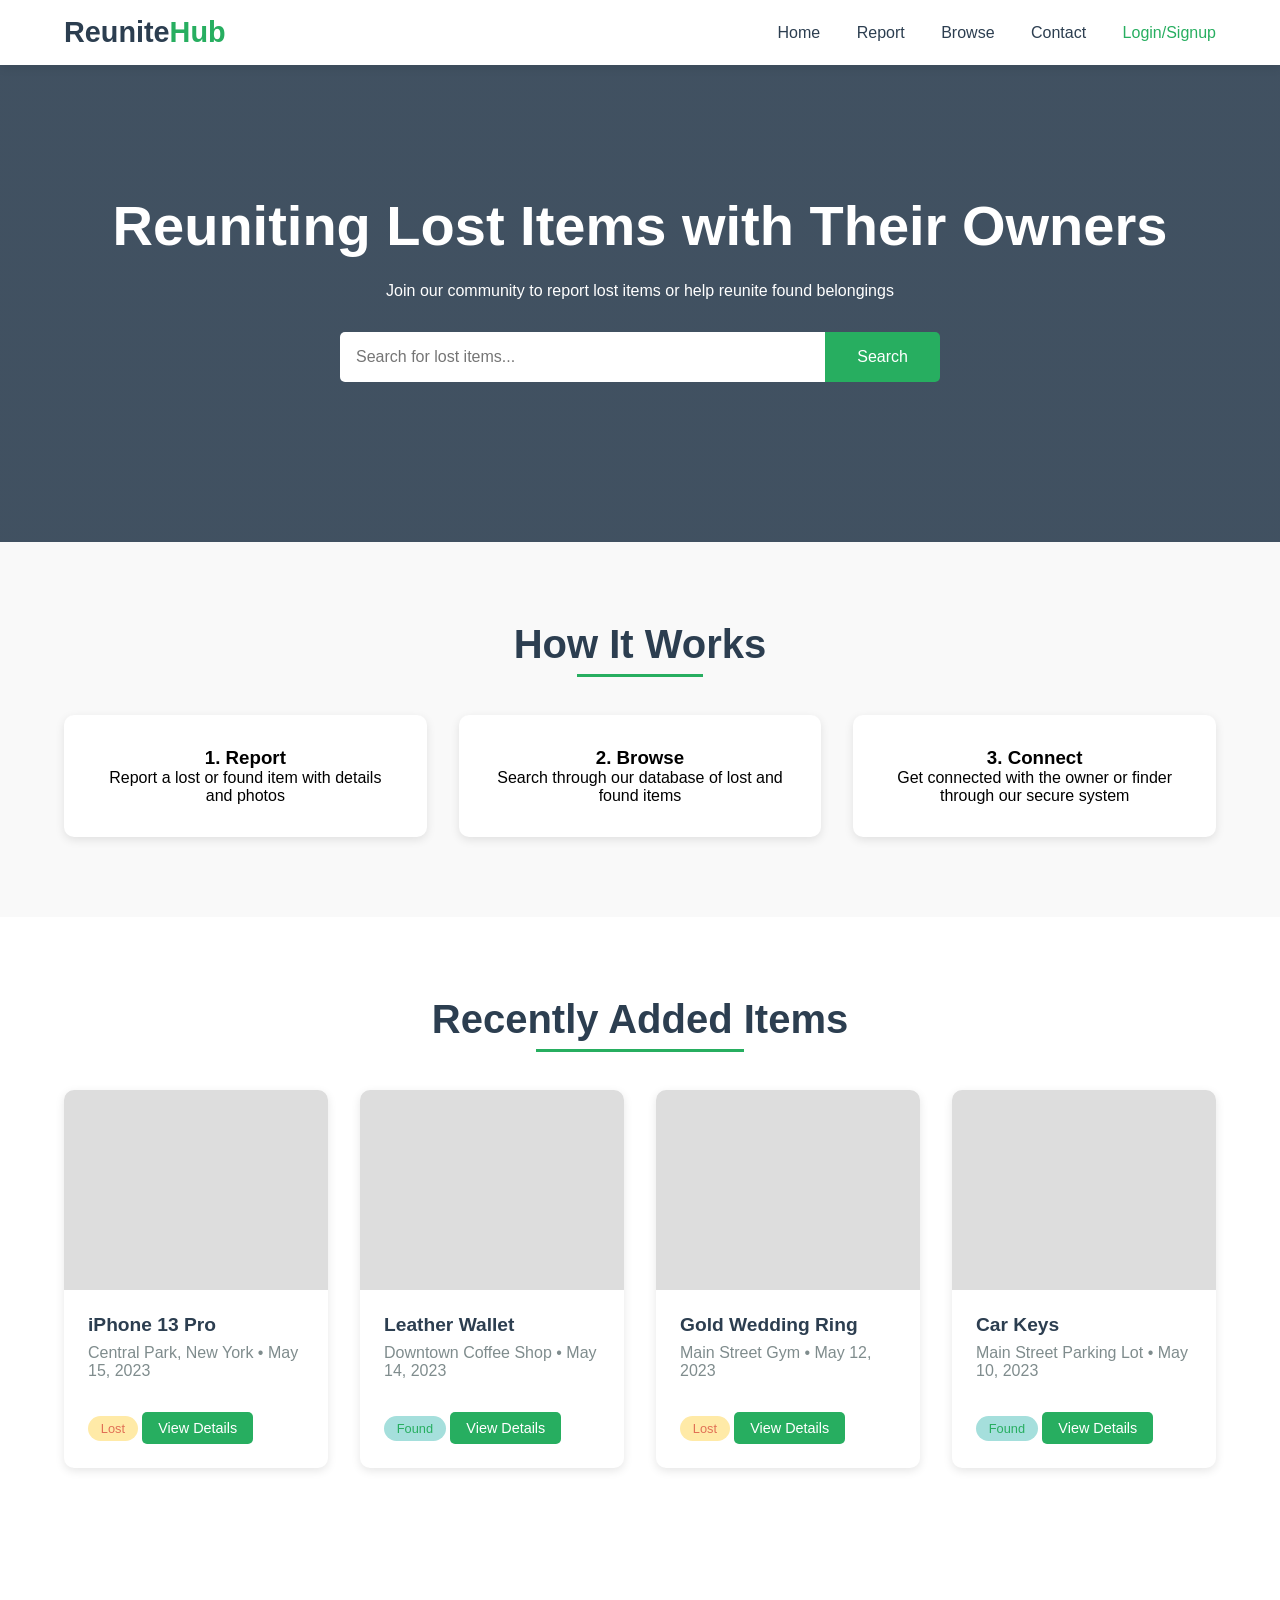
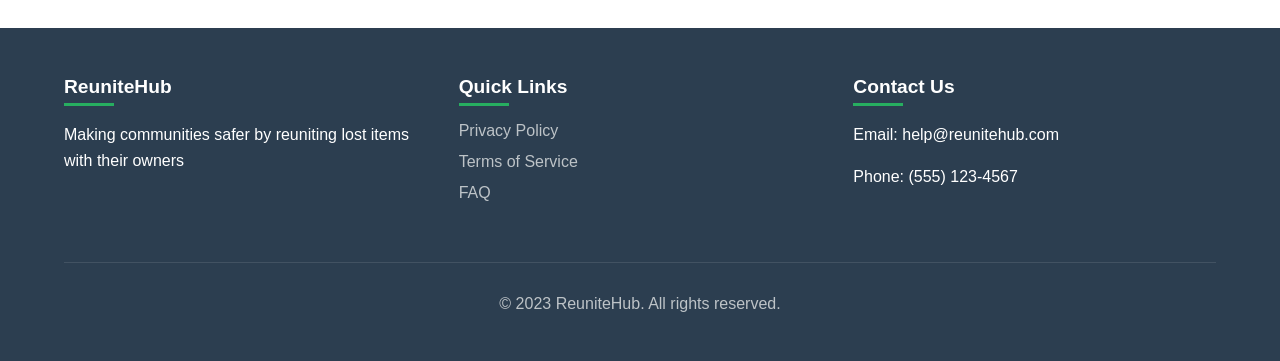
<file: index.html>
<!DOCTYPE html>
<html lang="en">
<head>
    <meta charset="UTF-8">
    <meta name="viewport" content="width=device-width, initial-scale=1.0">
    <title>ReuniteHub | Lost & Found Community</title>
    <link rel="stylesheet" href="style.css">
    <style>
       
    </style>
</head>
<body>
    <!-- Navigation -->
    <nav class="navbar">
        <a href="index.html" class="logo">Reunite<span>Hub</span></a>
        <div class="nav-links">
            <a href="#home">Home</a>
            <a href="#" id="reportLink">Report</a>
            <a href="#" id="browseLink">Browse</a>
            <a href="index1.html">Contact</a>
            <a href="signup.html" style="color: #27ae60;">Login/Signup</a>
        </div>
    </nav>

    <!-- Hero Section -->
    <section class="hero" id="home">
        <h1>Reuniting Lost Items with Their Owners</h1>
        <p>Join our community to report lost items or help reunite found belongings</p>
        <div class="search-bar">
            <input type="text" class="search-input" id="mainSearch" placeholder="Search for lost items...">
            <button class="search-btn" id="mainSearchBtn"><i class="fas fa-search"></i> Search</button>
        </div>
    </section>

    <!-- How It Works -->
    <section class="steps">
        <div class="section-title">
            <h2>How It Works</h2>
        </div>
        <div class="steps-grid">
            <div class="step-card">
                <i class="fas fa-bullhorn step-icon"></i>
                <h3>1. Report</h3>
                <p>Report a lost or found item with details and photos</p>
            </div>
            <div class="step-card">
                <i class="fas fa-search step-icon"></i>
                <h3>2. Browse</h3>
                <p>Search through our database of lost and found items</p>
            </div>
            <div class="step-card">
                <i class="fas fa-handshake step-icon"></i>
                <h3>3. Connect</h3>
                <p>Get connected with the owner or finder through our secure system</p>
            </div>
        </div>
    </section>

    <!-- Recent Items -->
    <section class="recent-items" id="recentItems">
        <div class="section-title">
            <h2>Recently Added Items</h2>
        </div>
        <div class="items-grid" id="itemsGrid">
            <!-- Items will be dynamically added here -->
        </div>
    </section>

    <!-- Search Results -->
    <section class="search-results" id="searchResults" style="display: none;">
        <div class="section-title">
            <h2>Search Results</h2>
        </div>
        <div class="items-grid" id="searchResultsGrid">
            <!-- Search results will be dynamically added here -->
        </div>
        <div class="no-results" id="noResults" style="display: none;">
            <h3>No items found matching your search</h3>
            <p>Try different keywords or report a new item</p>
        </div>
    </section>

    <!-- Report Modal -->
    <div class="modal" id="reportModal">
        <div class="modal-content">
            <span class="close-btn" id="closeReportModal">&times;</span>
            <h2>Report Lost or Found Item</h2>
            <div class="tabs">
                <button class="tab-btn active" data-tab="lost">I Lost Something</button>
                <button class="tab-btn" data-tab="found">I Found Something</button>
            </div>
            
            <div class="tab-content active" id="lost-tab">
                <form id="lostForm">
                    <div class="form-group">
                        <label for="lostItemName">Item Name *</label>
                        <input type="text" id="lostItemName" required>
                    </div>
                    <div class="form-group">
                        <label for="lostCategory">Category *</label>
                        <select id="lostCategory" required>
                            <option value="">Select a category</option>
                            <option value="electronics">Electronics</option>
                            <option value="jewelry">Jewelry</option>
                            <option value="documents">Documents</option>
                            <option value="clothing">Clothing</option>
                            <option value="keys">Keys</option>
                            <option value="wallet">Wallet/Purse</option>
                            <option value="other">Other</option>
                        </select>
                    </div>
                    <div class="form-group">
                        <label for="lostLocation">Location Lost *</label>
                        <input type="text" id="lostLocation" required>
                    </div>
                    <div class="form-group">
                        <label for="lostDate">Date Lost *</label>
                        <input type="date" id="lostDate" required>
                    </div>
                    <div class="form-group">
                        <label for="lostDescription">Description *</label>
                        <textarea id="lostDescription" required></textarea>
                    </div>
                    
                    <!-- Image Upload Section for Lost Items -->
                    <div class="form-group">
                        <label>Upload Item Photo *</label>
                        <div class="image-upload-container" id="lostImageUploadContainer" onclick="document.getElementById('lostImageInput').click()">
                            <input type="file" id="lostImageInput" class="image-upload-input" accept="image/*" required>
                            <div class="upload-content" id="lostUploadContent">
                                <i class="fas fa-cloud-upload-alt upload-icon"></i>
                                <p class="upload-text">Click to upload or drag and drop</p>
                                <p class="upload-text" style="font-size: 0.8rem; margin-top: 0.5rem;">Supported formats: JPG, PNG, GIF</p>
                            </div>
                            <img id="lostImagePreview" class="upload-preview" alt="Preview">
                            <button type="button" class="change-image-btn" id="lostChangeImageBtn" onclick="changeImage('lost')">Change Image</button>
                        </div>
                    </div>

                    <div class="form-group">
                        <label for="lostContact">Your Contact Information *</label>
                        <input type="text" id="lostContact" placeholder="Email or phone number" required>
                    </div>
                    <button type="submit" class="submit-btn">Report Lost Item</button>
                </form>
            </div>
            
            <div class="tab-content" id="found-tab">
                <form id="foundForm">
                    <div class="form-group">
                        <label for="foundItemName">Item Name *</label>
                        <input type="text" id="foundItemName" required>
                    </div>
                    <div class="form-group">
                        <label for="foundCategory">Category *</label>
                        <select id="foundCategory" required>
                            <option value="">Select a category</option>
                            <option value="electronics">Electronics</option>
                            <option value="jewelry">Jewelry</option>
                            <option value="documents">Documents</option>
                            <option value="clothing">Clothing</option>
                            <option value="keys">Keys</option>
                            <option value="wallet">Wallet/Purse</option>
                            <option value="other">Other</option>
                        </select>
                    </div>
                    <div class="form-group">
                        <label for="foundLocation">Location Found *</label>
                        <input type="text" id="foundLocation" required>
                    </div>
                    <div class="form-group">
                        <label for="foundDate">Date Found *</label>
                        <input type="date" id="foundDate" required>
                    </div>
                    <div class="form-group">
                        <label for="foundDescription">Description *</label>
                        <textarea id="foundDescription" required></textarea>
                    </div>

                    <!-- Image Upload Section for Found Items -->
                    <div class="form-group">
                        <label>Upload Item Photo *</label>
                        <div class="image-upload-container" id="foundImageUploadContainer" onclick="document.getElementById('foundImageInput').click()">
                            <input type="file" id="foundImageInput" class="image-upload-input" accept="image/*" required>
                            <div class="upload-content" id="foundUploadContent">
                                <i class="fas fa-cloud-upload-alt upload-icon"></i>
                                <p class="upload-text">Click to upload or drag and drop</p>
                                <p class="upload-text" style="font-size: 0.8rem; margin-top: 0.5rem;">Supported formats: JPG, PNG, GIF</p>
                            </div>
                            <img id="foundImagePreview" class="upload-preview" alt="Preview">
                            <button type="button" class="change-image-btn" id="foundChangeImageBtn" onclick="changeImage('found')">Change Image</button>
                        </div>
                    </div>

                    <div class="form-group">
                        <label for="foundContact">Your Contact Information *</label>
                        <input type="text" id="foundContact" placeholder="Email or phone number" required>
                    </div>
                    <button type="submit" class="submit-btn">Report Found Item</button>
                </form>
            </div>
        </div>
    </div>

    <!-- Item Details Modal -->
    <div class="modal" id="itemModal">
        <div class="modal-content">
            <span class="close-btn" id="closeItemModal">&times;</span>
            <div id="itemModalContent">
                <!-- Item details will be dynamically added here -->
            </div>
        </div>
    </div>

    <!-- Footer -->
    <footer>
        <div class="footer-content">
            <div class="footer-column">
                <h4>ReuniteHub</h4>
                <p>Making communities safer by reuniting lost items with their owners</p>
            </div>
            <div class="footer-column">
                <h4>Quick Links</h4>
                <ul class="footer-links">
                    <li><a href="#privacy">Privacy Policy</a></li>
                    <li><a href="#terms">Terms of Service</a></li>
                    <li><a href="#faq">FAQ</a></li>
                </ul>
            </div>
            <div class="footer-column">
                <h4>Contact Us</h4>
                <p>Email: help@reunitehub.com</p>
                <p>Phone: (555) 123-4567</p>
            </div>
        </div>
        <div class="copyright">
            &copy; 2023 ReuniteHub. All rights reserved.
        </div>
    </footer>

    <script src="script.js">
    </script>
</body>
</html>
</file>
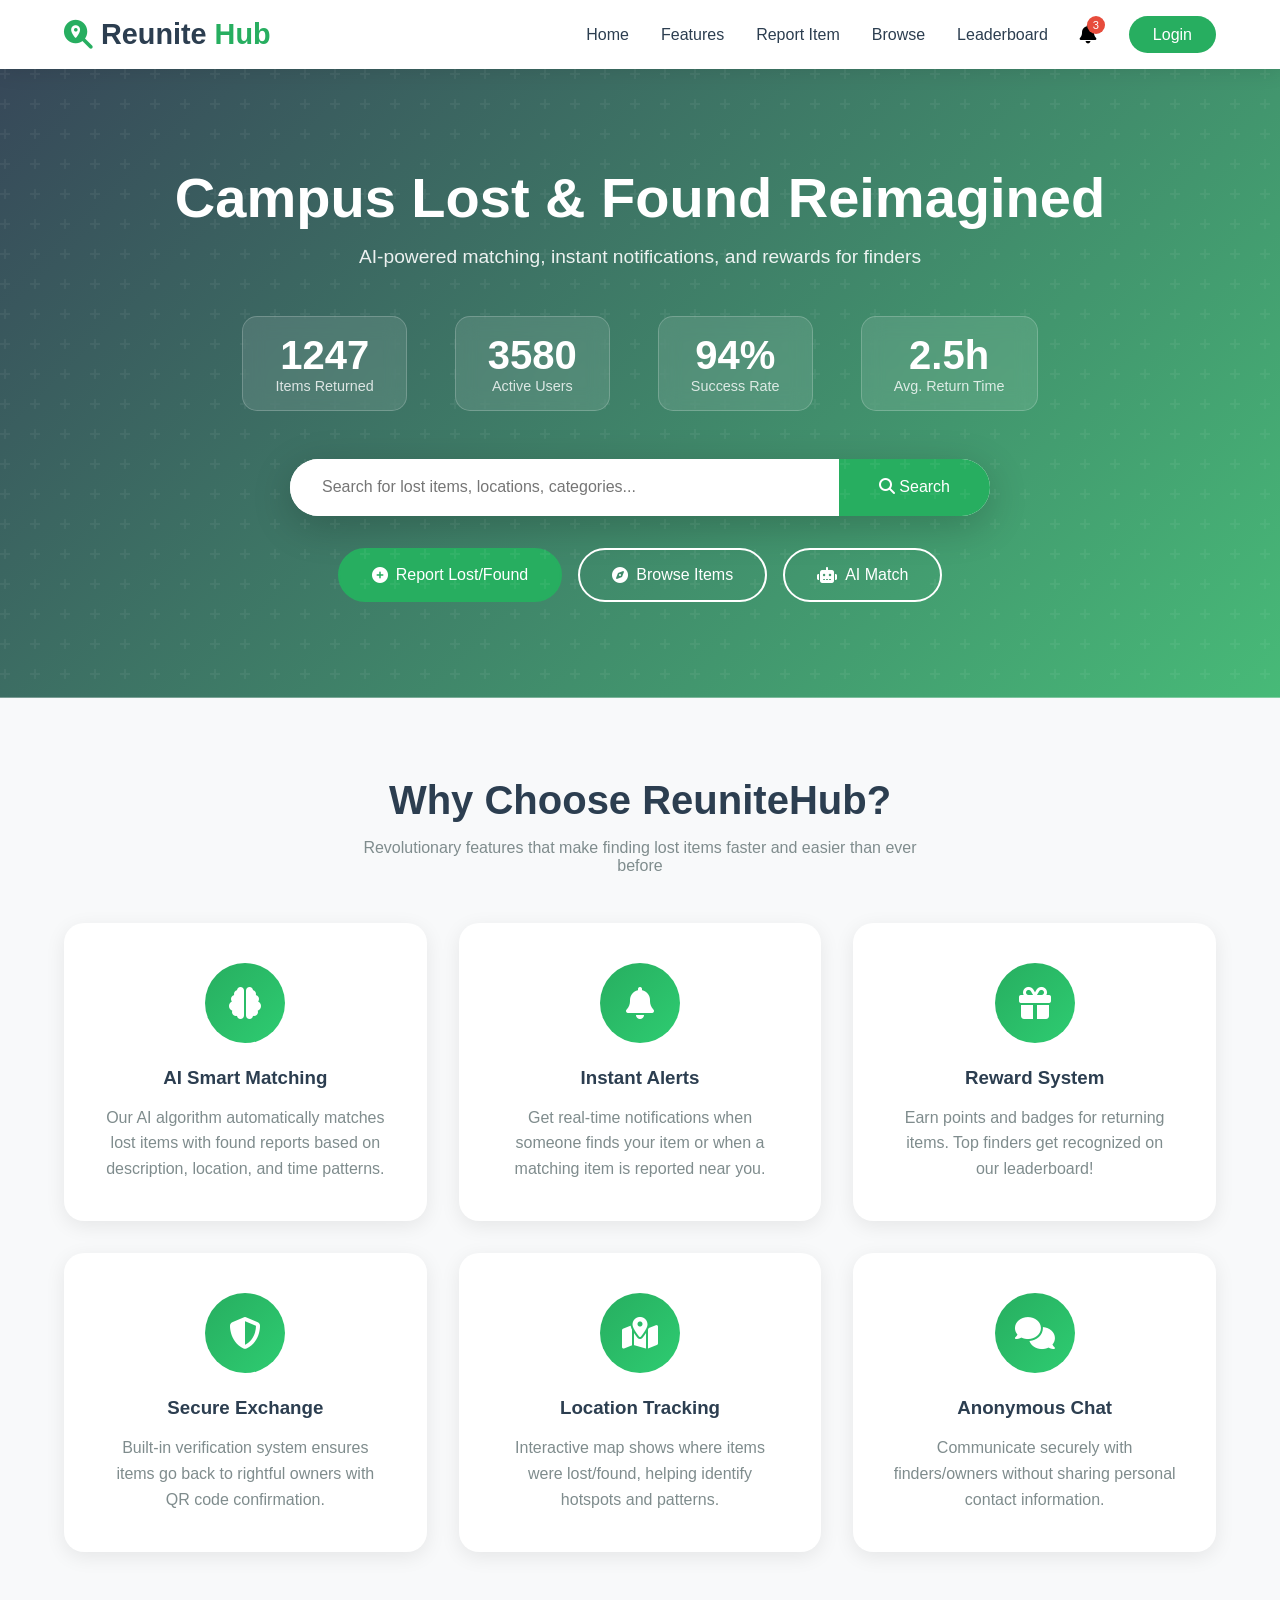
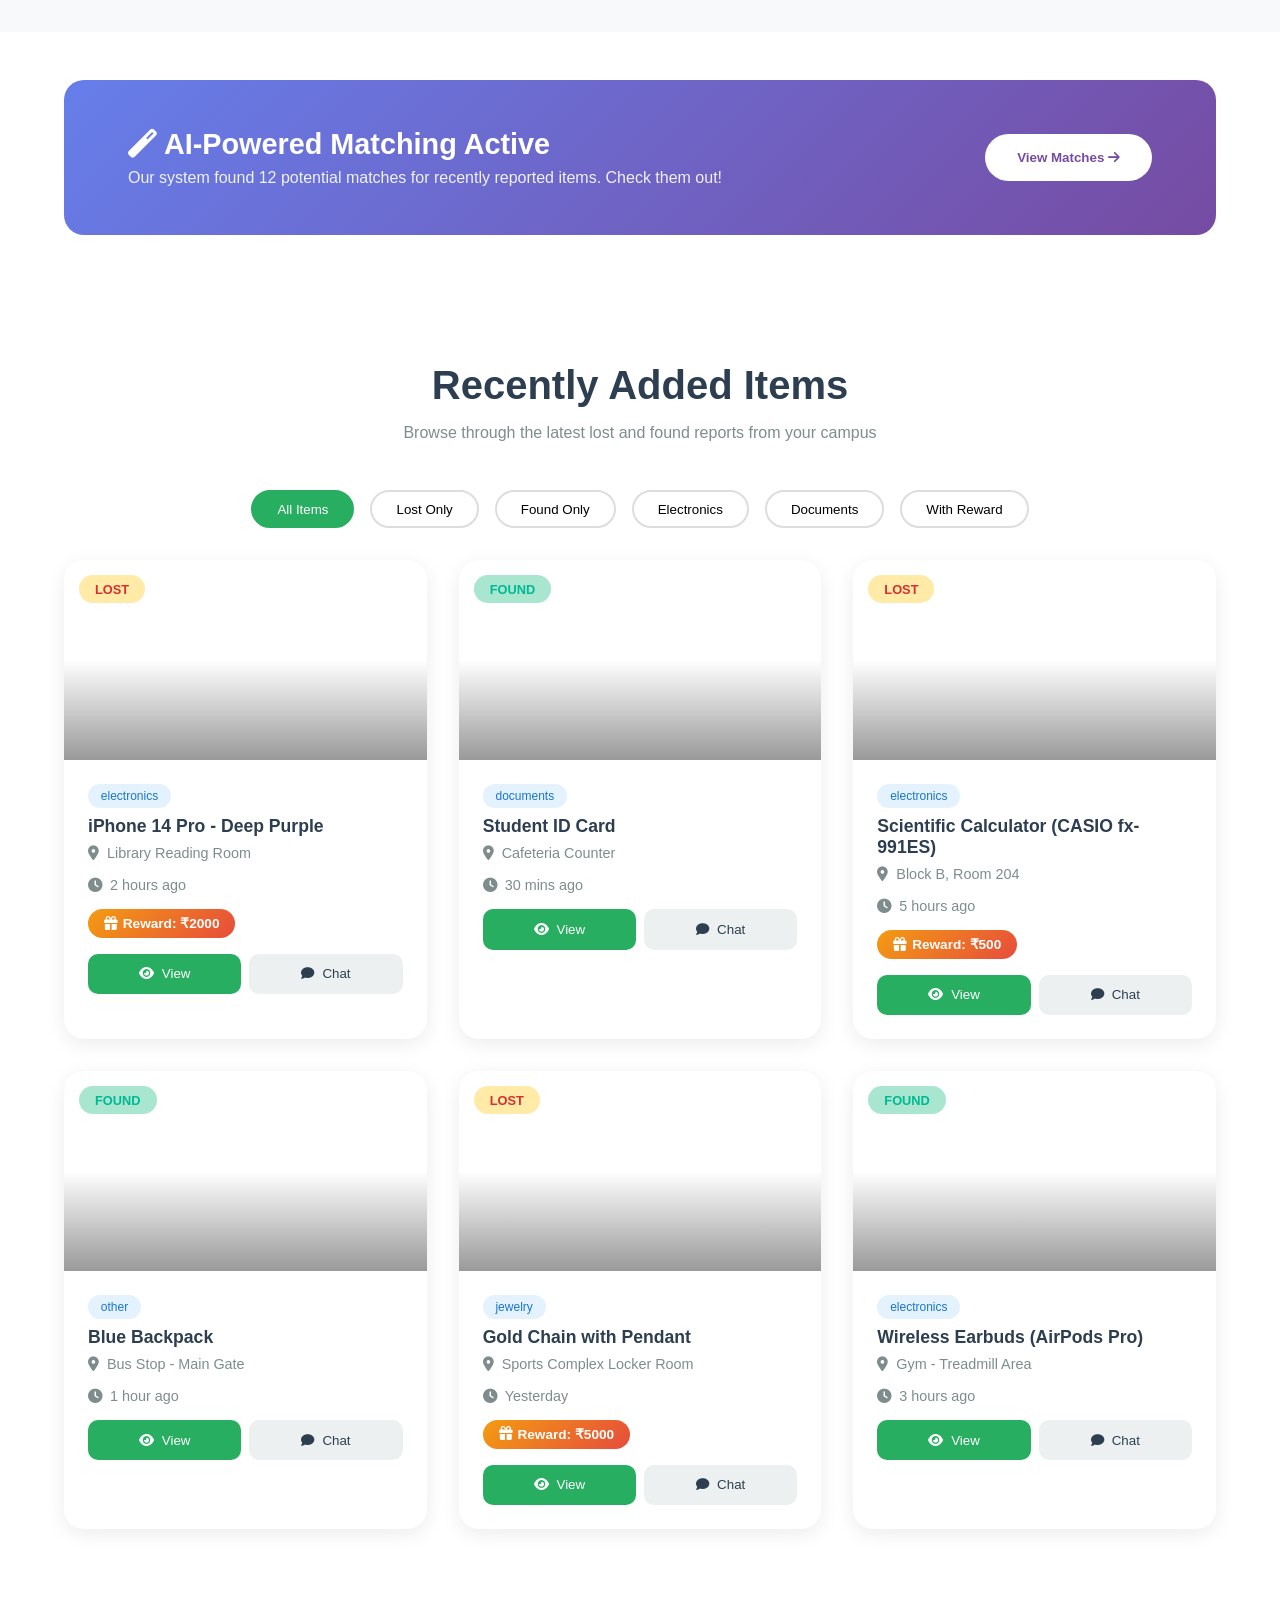
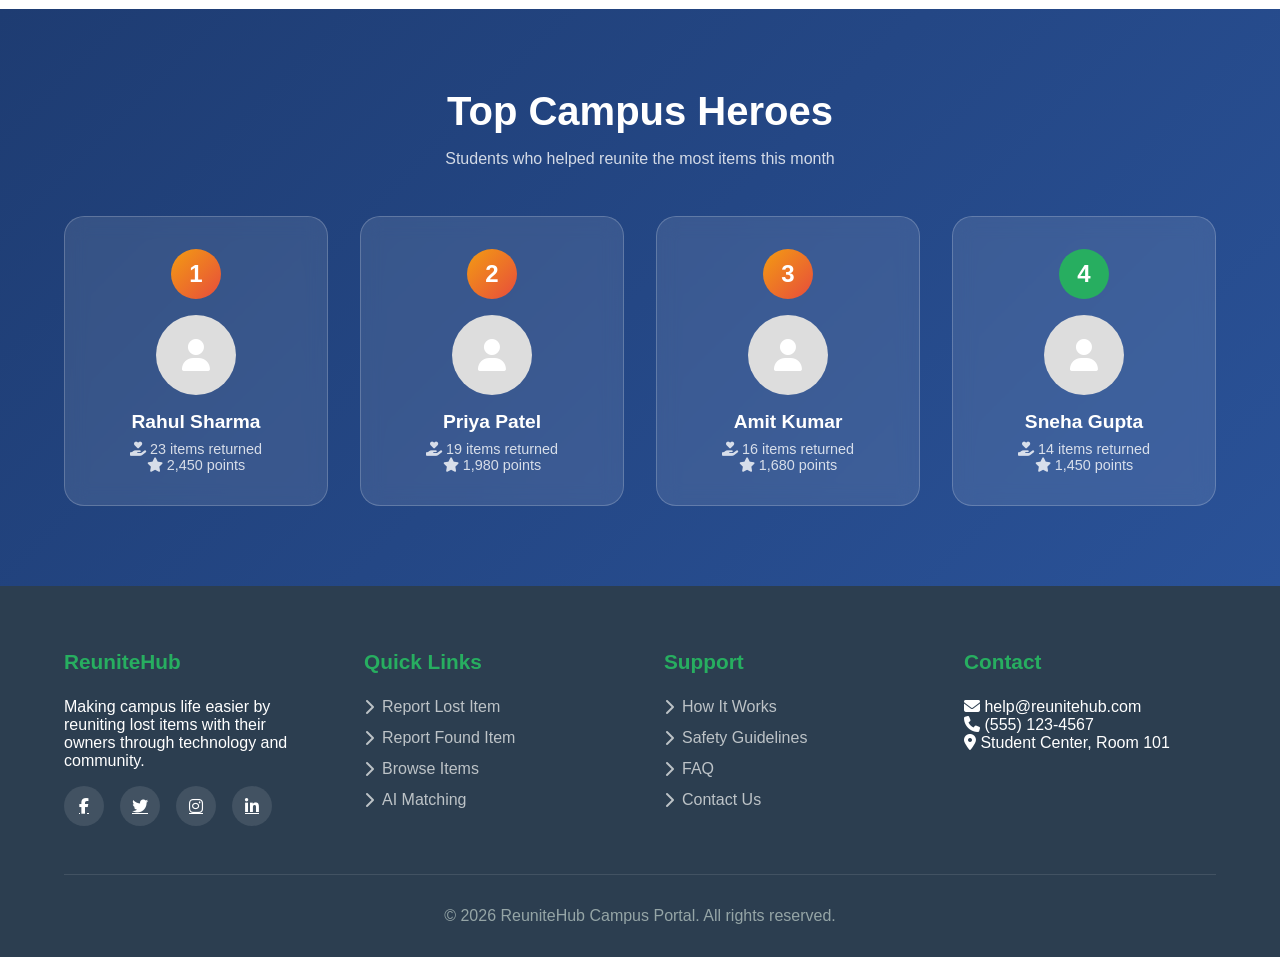
<file: lost.html>
<!DOCTYPE html>
<html lang="en">
<head>
    <meta charset="UTF-8">
    <meta name="viewport" content="width=device-width, initial-scale=1.0">
    <title>ReuniteHub | Lost & Found Campus Portal</title>
    <link rel="stylesheet" href="https://cdnjs.cloudflare.com/ajax/libs/font-awesome/6.4.0/css/all.min.css">
    <style>
        * {
            margin: 0;
            padding: 0;
            box-sizing: border-box;
            font-family: 'Segoe UI', Tahoma, Geneva, Verdana, sans-serif;
        }

        :root {
            --primary: #27ae60;
            --secondary: #2c3e50;
            --accent: #e74c3c;
            --warning: #f39c12;
            --bg-light: #f8f9fa;
        }

        /* Navigation */
        .navbar {
            background: #ffffff;
            padding: 1rem 5%;
            box-shadow: 0 2px 20px rgba(0,0,0,0.1);
            display: flex;
            justify-content: space-between;
            align-items: center;
            position: sticky;
            top: 0;
            z-index: 1000;
        }

        .logo {
            font-size: 1.8rem;
            font-weight: bold;
            color: var(--secondary);
            text-decoration: none;
            display: flex;
            align-items: center;
            gap: 0.5rem;
        }

        .logo i {
            color: var(--primary);
        }

        .nav-links {
            display: flex;
            align-items: center;
            gap: 2rem;
        }

        .nav-links a {
            text-decoration: none;
            color: var(--secondary);
            font-weight: 500;
            transition: all 0.3s ease;
            position: relative;
        }

        .nav-links a:hover {
            color: var(--primary);
        }

        .nav-links a::after {
            content: '';
            position: absolute;
            bottom: -5px;
            left: 0;
            width: 0;
            height: 2px;
            background: var(--primary);
            transition: width 0.3s;
        }

        .nav-links a:hover::after {
            width: 100%;
        }

        .notification-bell {
            position: relative;
            cursor: pointer;
            font-size: 1.2rem;
        }

        .notification-badge {
            position: absolute;
            top: -8px;
            right: -8px;
            background: var(--accent);
            color: white;
            border-radius: 50%;
            width: 18px;
            height: 18px;
            font-size: 0.7rem;
            display: flex;
            align-items: center;
            justify-content: center;
        }

        /* Hero Section with Stats */
        .hero {
            background: linear-gradient(135deg, rgba(44, 62, 80, 0.95), rgba(39, 174, 96, 0.85)),
                        url('https://images.unsplash.com/photo-1523050854058-8df90110c9f1?ixlib=rb-1.2.1&auto=format&fit=crop&w=1350&q=80');
            background-size: cover;
            background-position: center;
            color: white;
            padding: 6rem 5%;
            text-align: center;
            position: relative;
            overflow: hidden;
        }

        .hero::before {
            content: '';
            position: absolute;
            top: 0;
            left: 0;
            right: 0;
            bottom: 0;
            background: url("data:image/svg+xml,%3Csvg width='60' height='60' viewBox='0 0 60 60' xmlns='http://www.w3.org/2000/svg'%3E%3Cg fill='none' fill-rule='evenodd'%3E%3Cg fill='%23ffffff' fill-opacity='0.05'%3E%3Cpath d='M36 34v-4h-2v4h-4v2h4v4h2v-4h4v-2h-4zm0-30V0h-2v4h-4v2h4v4h2V6h4V4h-4zM6 34v-4H4v4H0v2h4v4h2v-4h4v-2H6zM6 4V0H4v4H0v2h4v4h2V6h4V4H6z'/%3E%3C/g%3E%3C/g%3E%3C/svg%3E");
        }

        .hero h1 {
            font-size: 3.5rem;
            margin-bottom: 1rem;
            animation: fadeInUp 0.8s ease;
        }

        .hero p {
            font-size: 1.2rem;
            margin-bottom: 2rem;
            opacity: 0.9;
        }

        /* Live Stats Ticker */
        .stats-ticker {
            display: flex;
            justify-content: center;
            gap: 3rem;
            margin: 3rem 0;
            flex-wrap: wrap;
        }

        .stat-item {
            text-align: center;
            padding: 1rem 2rem;
            background: rgba(255,255,255,0.1);
            border-radius: 15px;
            backdrop-filter: blur(10px);
            border: 1px solid rgba(255,255,255,0.2);
        }

        .stat-number {
            font-size: 2.5rem;
            font-weight: bold;
            color: #fff;
        }

        .stat-label {
            font-size: 0.9rem;
            opacity: 0.8;
        }

        .search-bar {
            max-width: 700px;
            margin: 2rem auto;
            display: flex;
            background: white;
            border-radius: 50px;
            overflow: hidden;
            box-shadow: 0 10px 40px rgba(0,0,0,0.2);
        }

        .search-input {
            flex: 1;
            padding: 1.2rem 2rem;
            border: none;
            font-size: 1rem;
            outline: none;
        }

        .search-btn {
            padding: 1rem 2.5rem;
            background: var(--primary);
            border: none;
            color: white;
            cursor: pointer;
            font-size: 1rem;
            transition: all 0.3s;
        }

        .search-btn:hover {
            background: #229954;
        }

        /* Quick Action Buttons */
        .quick-actions {
            display: flex;
            justify-content: center;
            gap: 1rem;
            margin-top: 2rem;
            flex-wrap: wrap;
        }

        .action-btn {
            padding: 1rem 2rem;
            border-radius: 50px;
            border: 2px solid white;
            background: transparent;
            color: white;
            cursor: pointer;
            font-size: 1rem;
            transition: all 0.3s;
            display: flex;
            align-items: center;
            gap: 0.5rem;
        }

        .action-btn:hover {
            background: white;
            color: var(--secondary);
            transform: translateY(-3px);
        }

        .action-btn.primary {
            background: var(--primary);
            border-color: var(--primary);
        }

        .action-btn.primary:hover {
            background: #229954;
            color: white;
        }

        /* Features Section */
        .features {
            padding: 5rem 5%;
            background: var(--bg-light);
        }

        .section-title {
            text-align: center;
            margin-bottom: 3rem;
        }

        .section-title h2 {
            font-size: 2.5rem;
            color: var(--secondary);
            margin-bottom: 1rem;
        }

        .section-title p {
            color: #7f8c8d;
            max-width: 600px;
            margin: 0 auto;
        }

        .features-grid {
            display: grid;
            grid-template-columns: repeat(auto-fit, minmax(300px, 1fr));
            gap: 2rem;
            margin-top: 3rem;
        }

        .feature-card {
            background: white;
            padding: 2.5rem;
            border-radius: 20px;
            text-align: center;
            box-shadow: 0 5px 20px rgba(0,0,0,0.08);
            transition: all 0.3s ease;
            position: relative;
            overflow: hidden;
        }

        .feature-card::before {
            content: '';
            position: absolute;
            top: 0;
            left: 0;
            width: 100%;
            height: 5px;
            background: var(--primary);
            transform: scaleX(0);
            transition: transform 0.3s;
        }

        .feature-card:hover {
            transform: translateY(-10px);
            box-shadow: 0 15px 40px rgba(0,0,0,0.15);
        }

        .feature-card:hover::before {
            transform: scaleX(1);
        }

        .feature-icon {
            width: 80px;
            height: 80px;
            background: linear-gradient(135deg, var(--primary), #2ecc71);
            border-radius: 50%;
            display: flex;
            align-items: center;
            justify-content: center;
            margin: 0 auto 1.5rem;
            font-size: 2rem;
            color: white;
        }

        .feature-card h3 {
            color: var(--secondary);
            margin-bottom: 1rem;
        }

        .feature-card p {
            color: #7f8c8d;
            line-height: 1.6;
        }

        /* Recent Items with Filters */
        .recent-items {
            padding: 5rem 5%;
        }

        .filters {
            display: flex;
            justify-content: center;
            gap: 1rem;
            margin-bottom: 2rem;
            flex-wrap: wrap;
        }

        .filter-btn {
            padding: 0.6rem 1.5rem;
            border: 2px solid #ddd;
            background: white;
            border-radius: 25px;
            cursor: pointer;
            transition: all 0.3s;
            font-weight: 500;
        }

        .filter-btn.active, .filter-btn:hover {
            background: var(--primary);
            color: white;
            border-color: var(--primary);
        }

        .items-grid {
            display: grid;
            grid-template-columns: repeat(auto-fill, minmax(280px, 1fr));
            gap: 2rem;
        }

        .item-card {
            background: white;
            border-radius: 20px;
            overflow: hidden;
            box-shadow: 0 5px 20px rgba(0,0,0,0.08);
            transition: all 0.3s ease;
            position: relative;
        }

        .item-card:hover {
            transform: translateY(-5px);
            box-shadow: 0 15px 40px rgba(0,0,0,0.15);
        }

        .item-badge {
            position: absolute;
            top: 15px;
            left: 15px;
            padding: 0.4rem 1rem;
            border-radius: 20px;
            font-size: 0.8rem;
            font-weight: bold;
            text-transform: uppercase;
            z-index: 10;
        }

        .item-badge.lost {
            background: #ffeaa7;
            color: #d63031;
        }

        .item-badge.found {
            background: #a8e6cf;
            color: #00b894;
        }

        .item-image {
            height: 200px;
            background-size: cover;
            background-position: center;
            position: relative;
        }

        .item-image::after {
            content: '';
            position: absolute;
            bottom: 0;
            left: 0;
            right: 0;
            height: 50%;
            background: linear-gradient(to top, rgba(0,0,0,0.4), transparent);
        }

        .item-info {
            padding: 1.5rem;
        }

        .item-category {
            display: inline-block;
            padding: 0.3rem 0.8rem;
            background: #e3f2fd;
            color: #1976d2;
            border-radius: 15px;
            font-size: 0.75rem;
            margin-bottom: 0.5rem;
        }

        .item-info h4 {
            color: var(--secondary);
            margin-bottom: 0.5rem;
            font-size: 1.1rem;
        }

        .item-meta {
            display: flex;
            align-items: center;
            gap: 0.5rem;
            color: #7f8c8d;
            font-size: 0.9rem;
            margin-bottom: 1rem;
        }

        .reward-tag {
            display: inline-flex;
            align-items: center;
            gap: 0.3rem;
            background: linear-gradient(135deg, #f39c12, #e74c3c);
            color: white;
            padding: 0.4rem 1rem;
            border-radius: 20px;
            font-size: 0.85rem;
            font-weight: 600;
            margin-bottom: 1rem;
        }

        .card-actions {
            display: flex;
            gap: 0.5rem;
        }

        .card-btn {
            flex: 1;
            padding: 0.8rem;
            border: none;
            border-radius: 10px;
            cursor: pointer;
            font-weight: 500;
            transition: all 0.3s;
            display: flex;
            align-items: center;
            justify-content: center;
            gap: 0.5rem;
        }

        .card-btn.primary {
            background: var(--primary);
            color: white;
        }

        .card-btn.primary:hover {
            background: #229954;
        }

        .card-btn.secondary {
            background: #ecf0f1;
            color: var(--secondary);
        }

        .card-btn.secondary:hover {
            background: #d5dbdb;
        }

        /* AI Match Banner */
        .ai-match-banner {
            background: linear-gradient(135deg, #667eea 0%, #764ba2 100%);
            color: white;
            padding: 3rem 5%;
            margin: 3rem 5%;
            border-radius: 20px;
            display: flex;
            align-items: center;
            justify-content: space-between;
            flex-wrap: wrap;
            gap: 2rem;
        }

        .ai-content h3 {
            font-size: 1.8rem;
            margin-bottom: 0.5rem;
        }

        .ai-content p {
            opacity: 0.9;
        }

        .ai-btn {
            padding: 1rem 2rem;
            background: white;
            color: #764ba2;
            border: none;
            border-radius: 50px;
            font-weight: bold;
            cursor: pointer;
            transition: all 0.3s;
        }

        .ai-btn:hover {
            transform: scale(1.05);
            box-shadow: 0 10px 30px rgba(0,0,0,0.3);
        }

        /* Modal Styles */
        .modal {
            display: none;
            position: fixed;
            top: 0;
            left: 0;
            width: 100%;
            height: 100%;
            background: rgba(0,0,0,0.6);
            z-index: 2000;
            justify-content: center;
            align-items: center;
            backdrop-filter: blur(5px);
        }

        .modal-content {
            background: white;
            border-radius: 20px;
            width: 90%;
            max-width: 700px;
            max-height: 90vh;
            overflow-y: auto;
            position: relative;
            animation: modalSlide 0.3s ease;
        }

        @keyframes modalSlide {
            from {
                opacity: 0;
                transform: translateY(-50px);
            }
            to {
                opacity: 1;
                transform: translateY(0);
            }
        }

        .modal-header {
            padding: 1.5rem 2rem;
            border-bottom: 1px solid #eee;
            display: flex;
            justify-content: space-between;
            align-items: center;
        }

        .modal-header h2 {
            color: var(--secondary);
            display: flex;
            align-items: center;
            gap: 0.5rem;
        }

        .close-btn {
            width: 40px;
            height: 40px;
            border-radius: 50%;
            border: none;
            background: #f5f5f5;
            cursor: pointer;
            font-size: 1.2rem;
            transition: all 0.3s;
        }

        .close-btn:hover {
            background: #e0e0e0;
            transform: rotate(90deg);
        }

        .modal-body {
            padding: 2rem;
        }

        .tabs {
            display: flex;
            margin-bottom: 2rem;
            background: #f5f5f5;
            border-radius: 10px;
            padding: 0.3rem;
        }

        .tab-btn {
            flex: 1;
            padding: 0.8rem;
            border: none;
            background: transparent;
            cursor: pointer;
            border-radius: 8px;
            font-weight: 500;
            transition: all 0.3s;
        }

        .tab-btn.active {
            background: white;
            color: var(--primary);
            box-shadow: 0 2px 10px rgba(0,0,0,0.1);
        }

        .tab-content {
            display: none;
        }

        .tab-content.active {
            display: block;
            animation: fadeIn 0.3s ease;
        }

        @keyframes fadeIn {
            from { opacity: 0; }
            to { opacity: 1; }
        }

        .form-grid {
            display: grid;
            grid-template-columns: 1fr 1fr;
            gap: 1.5rem;
        }

        .form-group {
            margin-bottom: 1.5rem;
        }

        .form-group.full-width {
            grid-column: 1 / -1;
        }

        .form-group label {
            display: block;
            margin-bottom: 0.5rem;
            font-weight: 600;
            color: var(--secondary);
        }

        .form-group input,
        .form-group select,
        .form-group textarea {
            width: 100%;
            padding: 0.9rem;
            border: 2px solid #e0e0e0;
            border-radius: 10px;
            font-size: 1rem;
            transition: all 0.3s;
        }

        .form-group input:focus,
        .form-group select:focus,
        .form-group textarea:focus {
            border-color: var(--primary);
            outline: none;
        }

        .form-group textarea {
            height: 100px;
            resize: vertical;
        }

        /* Enhanced Image Upload */
        .upload-zone {
            border: 3px dashed #ddd;
            border-radius: 15px;
            padding: 2rem;
            text-align: center;
            cursor: pointer;
            transition: all 0.3s;
            background: #fafafa;
            position: relative;
            overflow: hidden;
        }

        .upload-zone:hover {
            border-color: var(--primary);
            background: #f0f9f4;
        }

        .upload-zone.has-image {
            border-style: solid;
            border-color: var(--primary);
            padding: 0;
        }

        .upload-input {
            display: none;
        }

        .upload-placeholder {
            pointer-events: none;
        }

        .upload-icon {
            font-size: 3rem;
            color: var(--primary);
            margin-bottom: 1rem;
        }

        .upload-text {
            color: #666;
            margin-bottom: 0.5rem;
        }

        .upload-hint {
            color: #999;
            font-size: 0.85rem;
        }

        .upload-preview {
            width: 100%;
            max-height: 300px;
            object-fit: cover;
            display: none;
        }

        .upload-preview.show {
            display: block;
        }

        .upload-actions {
            position: absolute;
            top: 10px;
            right: 10px;
            display: none;
        }

        .upload-zone.has-image .upload-actions {
            display: flex;
            gap: 0.5rem;
        }

        .upload-action-btn {
            width: 35px;
            height: 35px;
            border-radius: 50%;
            border: none;
            cursor: pointer;
            display: flex;
            align-items: center;
            justify-content: center;
            transition: all 0.3s;
        }

        .upload-action-btn.delete {
            background: #e74c3c;
            color: white;
        }

        .upload-action-btn.delete:hover {
            background: #c0392b;
        }

        /* Reward Checkbox */
        .reward-section {
            background: #fff9e6;
            border: 2px solid #f39c12;
            border-radius: 10px;
            padding: 1rem;
            margin-bottom: 1.5rem;
        }

        .reward-toggle {
            display: flex;
            align-items: center;
            gap: 1rem;
            cursor: pointer;
        }

        .reward-toggle input {
            width: 20px;
            height: 20px;
            accent-color: var(--warning);
        }

        .reward-amount {
            margin-top: 1rem;
            display: none;
        }

        .reward-amount.show {
            display: block;
            animation: slideDown 0.3s ease;
        }

        @keyframes slideDown {
            from {
                opacity: 0;
                transform: translateY(-10px);
            }
            to {
                opacity: 1;
                transform: translateY(0);
            }
        }

        .submit-btn {
            width: 100%;
            padding: 1.2rem;
            background: linear-gradient(135deg, var(--primary), #2ecc71);
            color: white;
            border: none;
            border-radius: 10px;
            font-size: 1.1rem;
            font-weight: 600;
            cursor: pointer;
            transition: all 0.3s;
            display: flex;
            align-items: center;
            justify-content: center;
            gap: 0.5rem;
        }

        .submit-btn:hover {
            transform: translateY(-2px);
            box-shadow: 0 10px 30px rgba(39, 174, 96, 0.3);
        }

        /* Success Modal */
        .success-modal .modal-content {
            text-align: center;
            padding: 3rem;
        }

        .success-icon {
            width: 100px;
            height: 100px;
            background: linear-gradient(135deg, var(--primary), #2ecc71);
            border-radius: 50%;
            display: flex;
            align-items: center;
            justify-content: center;
            margin: 0 auto 2rem;
            font-size: 3rem;
            color: white;
            animation: scaleIn 0.5s ease;
        }

        @keyframes scaleIn {
            0% { transform: scale(0); }
            50% { transform: scale(1.2); }
            100% { transform: scale(1); }
        }

        .success-modal h3 {
            color: var(--secondary);
            font-size: 1.8rem;
            margin-bottom: 1rem;
        }

        .success-modal p {
            color: #7f8c8d;
            margin-bottom: 2rem;
        }

        .success-btn {
            padding: 1rem 3rem;
            background: var(--primary);
            color: white;
            border: none;
            border-radius: 50px;
            font-size: 1rem;
            cursor: pointer;
            transition: all 0.3s;
        }

        .success-btn:hover {
            background: #229954;
        }

        /* Leaderboard Section */
        .leaderboard {
            padding: 5rem 5%;
            background: linear-gradient(135deg, #1e3c72 0%, #2a5298 100%);
            color: white;
        }

        .leaderboard-grid {
            display: grid;
            grid-template-columns: repeat(auto-fit, minmax(250px, 1fr));
            gap: 2rem;
            margin-top: 3rem;
        }

        .leader-card {
            background: rgba(255,255,255,0.1);
            backdrop-filter: blur(10px);
            border-radius: 20px;
            padding: 2rem;
            text-align: center;
            border: 1px solid rgba(255,255,255,0.2);
            transition: all 0.3s;
        }

        .leader-card:hover {
            transform: translateY(-5px);
            background: rgba(255,255,255,0.15);
        }

        .leader-rank {
            width: 50px;
            height: 50px;
            background: linear-gradient(135deg, #f39c12, #e74c3c);
            border-radius: 50%;
            display: flex;
            align-items: center;
            justify-content: center;
            margin: 0 auto 1rem;
            font-size: 1.5rem;
            font-weight: bold;
        }

        .leader-avatar {
            width: 80px;
            height: 80px;
            border-radius: 50%;
            background: #ddd;
            margin: 0 auto 1rem;
            display: flex;
            align-items: center;
            justify-content: center;
            font-size: 2rem;
        }

        .leader-name {
            font-size: 1.2rem;
            font-weight: 600;
            margin-bottom: 0.5rem;
        }

        .leader-stats {
            font-size: 0.9rem;
            opacity: 0.8;
        }

        /* Footer */
        footer {
            background: var(--secondary);
            color: white;
            padding: 4rem 5% 2rem;
        }

        .footer-content {
            display: grid;
            grid-template-columns: repeat(auto-fit, minmax(250px, 1fr));
            gap: 3rem;
            margin-bottom: 3rem;
        }

        .footer-section h4 {
            font-size: 1.3rem;
            margin-bottom: 1.5rem;
            color: var(--primary);
        }

        .footer-links {
            list-style: none;
        }

        .footer-links li {
            margin-bottom: 0.8rem;
        }

        .footer-links a {
            color: #bdc3c7;
            text-decoration: none;
            transition: all 0.3s;
            display: flex;
            align-items: center;
            gap: 0.5rem;
        }

        .footer-links a:hover {
            color: var(--primary);
            padding-left: 5px;
        }

        .social-links {
            display: flex;
            gap: 1rem;
            margin-top: 1rem;
        }

        .social-links a {
            width: 40px;
            height: 40px;
            border-radius: 50%;
            background: rgba(255,255,255,0.1);
            display: flex;
            align-items: center;
            justify-content: center;
            color: white;
            transition: all 0.3s;
        }

        .social-links a:hover {
            background: var(--primary);
            transform: translateY(-3px);
        }

        .copyright {
            text-align: center;
            padding-top: 2rem;
            border-top: 1px solid rgba(255,255,255,0.1);
            color: #95a5a6;
        }

        /* Animations */
        @keyframes fadeInUp {
            from {
                opacity: 0;
                transform: translateY(30px);
            }
            to {
                opacity: 1;
                transform: translateY(0);
            }
        }

        /* Responsive */
        @media (max-width: 768px) {
            .hero h1 {
                font-size: 2rem;
            }
            
            .form-grid {
                grid-template-columns: 1fr;
            }
            
            .stats-ticker {
                gap: 1rem;
            }
            
            .stat-item {
                padding: 0.8rem 1.2rem;
            }
            
            .ai-match-banner {
                text-align: center;
                flex-direction: column;
            }
        }

        /* Loading Spinner */
        .spinner {
            display: none;
            width: 20px;
            height: 20px;
            border: 3px solid #ffffff;
            border-top-color: transparent;
            border-radius: 50%;
            animation: spin 1s linear infinite;
        }

        @keyframes spin {
            to { transform: rotate(360deg); }
        }

        .submit-btn.loading .spinner {
            display: inline-block;
        }

        .submit-btn.loading .btn-text {
            display: none;
        }
    </style>
</head>
<body>
    <!-- Navigation -->
    <nav class="navbar">
        <a href="#" class="logo">
            <i class="fas fa-search-location"></i>
            Reunite<span style="color: var(--primary);">Hub</span>
        </a>
        <div class="nav-links">
            <a href="#home">Home</a>
            <a href="#features">Features</a>
            <a href="#" onclick="openReportModal()">Report Item</a>
            <a href="#items">Browse</a>
            <a href="#leaderboard">Leaderboard</a>
            <div class="notification-bell">
                <i class="fas fa-bell"></i>
                <span class="notification-badge">3</span>
            </div>
            <a href="#" style="background: var(--primary); color: white; padding: 0.6rem 1.5rem; border-radius: 25px;">Login</a>
        </div>
    </nav>

    <!-- Hero Section -->
    <section class="hero" id="home">
        <h1>Campus Lost & Found Reimagined</h1>
        <p>AI-powered matching, instant notifications, and rewards for finders</p>
        
        <div class="stats-ticker">
            <div class="stat-item">
                <div class="stat-number" id="stat-returned">1,247</div>
                <div class="stat-label">Items Returned</div>
            </div>
            <div class="stat-item">
                <div class="stat-number" id="stat-users">3,580</div>
                <div class="stat-label">Active Users</div>
            </div>
            <div class="stat-item">
                <div class="stat-number" id="stat-rate">94%</div>
                <div class="stat-label">Success Rate</div>
            </div>
            <div class="stat-item">
                <div class="stat-number" id="stat-time">2.5h</div>
                <div class="stat-label">Avg. Return Time</div>
            </div>
        </div>

        <div class="search-bar">
            <input type="text" class="search-input" id="searchInput" placeholder="Search for lost items, locations, categories...">
            <button class="search-btn" onclick="searchItems()">
                <i class="fas fa-search"></i> Search
            </button>
        </div>

        <div class="quick-actions">
            <button class="action-btn primary" onclick="openReportModal()">
                <i class="fas fa-plus-circle"></i> Report Lost/Found
            </button>
            <button class="action-btn" onclick="scrollToItems()">
                <i class="fas fa-compass"></i> Browse Items
            </button>
            <button class="action-btn" onclick="showAiMatch()">
                <i class="fas fa-robot"></i> AI Match
            </button>
        </div>
    </section>

    <!-- Features Section -->
    <section class="features" id="features">
        <div class="section-title">
            <h2>Why Choose ReuniteHub?</h2>
            <p>Revolutionary features that make finding lost items faster and easier than ever before</p>
        </div>
        
        <div class="features-grid">
            <div class="feature-card">
                <div class="feature-icon">
                    <i class="fas fa-brain"></i>
                </div>
                <h3>AI Smart Matching</h3>
                <p>Our AI algorithm automatically matches lost items with found reports based on description, location, and time patterns.</p>
            </div>
            
            <div class="feature-card">
                <div class="feature-icon">
                    <i class="fas fa-bell"></i>
                </div>
                <h3>Instant Alerts</h3>
                <p>Get real-time notifications when someone finds your item or when a matching item is reported near you.</p>
            </div>
            
            <div class="feature-card">
                <div class="feature-icon">
                    <i class="fas fa-gift"></i>
                </div>
                <h3>Reward System</h3>
                <p>Earn points and badges for returning items. Top finders get recognized on our leaderboard!</p>
            </div>
            
            <div class="feature-card">
                <div class="feature-icon">
                    <i class="fas fa-shield-alt"></i>
                </div>
                <h3>Secure Exchange</h3>
                <p>Built-in verification system ensures items go back to rightful owners with QR code confirmation.</p>
            </div>
            
            <div class="feature-card">
                <div class="feature-icon">
                    <i class="fas fa-map-marked-alt"></i>
                </div>
                <h3>Location Tracking</h3>
                <p>Interactive map shows where items were lost/found, helping identify hotspots and patterns.</p>
            </div>
            
            <div class="feature-card">
                <div class="feature-icon">
                    <i class="fas fa-comments"></i>
                </div>
                <h3>Anonymous Chat</h3>
                <p>Communicate securely with finders/owners without sharing personal contact information.</p>
            </div>
        </div>
    </section>

    <!-- AI Match Banner -->
    <div class="ai-match-banner">
        <div class="ai-content">
            <h3><i class="fas fa-magic"></i> AI-Powered Matching Active</h3>
            <p>Our system found 12 potential matches for recently reported items. Check them out!</p>
        </div>
        <button class="ai-btn" onclick="showAiMatch()">
            View Matches <i class="fas fa-arrow-right"></i>
        </button>
    </div>

    <!-- Recent Items Section -->
    <section class="recent-items" id="items">
        <div class="section-title">
            <h2>Recently Added Items</h2>
            <p>Browse through the latest lost and found reports from your campus</p>
        </div>

        <div class="filters">
            <button class="filter-btn active" onclick="filterItems('all')">All Items</button>
            <button class="filter-btn" onclick="filterItems('lost')">Lost Only</button>
            <button class="filter-btn" onclick="filterItems('found')">Found Only</button>
            <button class="filter-btn" onclick="filterItems('electronics')">Electronics</button>
            <button class="filter-btn" onclick="filterItems('documents')">Documents</button>
            <button class="filter-btn" onclick="filterItems('reward')">With Reward</button>
        </div>

        <div class="items-grid" id="itemsGrid">
            <!-- Items will be dynamically loaded here -->
        </div>
    </section>

    <!-- Leaderboard Section -->
    <section class="leaderboard" id="leaderboard">
        <div class="section-title">
            <h2 style="color: white;">Top Campus Heroes</h2>
            <p style="color: rgba(255,255,255,0.8);">Students who helped reunite the most items this month</p>
        </div>
        
        <div class="leaderboard-grid">
            <div class="leader-card">
                <div class="leader-rank">1</div>
                <div class="leader-avatar">
                    <i class="fas fa-user"></i>
                </div>
                <div class="leader-name">Rahul Sharma</div>
                <div class="leader-stats">
                    <i class="fas fa-hand-holding-heart"></i> 23 items returned<br>
                    <i class="fas fa-star"></i> 2,450 points
                </div>
            </div>
            
            <div class="leader-card">
                <div class="leader-rank">2</div>
                <div class="leader-avatar">
                    <i class="fas fa-user"></i>
                </div>
                <div class="leader-name">Priya Patel</div>
                <div class="leader-stats">
                    <i class="fas fa-hand-holding-heart"></i> 19 items returned<br>
                    <i class="fas fa-star"></i> 1,980 points
                </div>
            </div>
            
            <div class="leader-card">
                <div class="leader-rank">3</div>
                <div class="leader-avatar">
                    <i class="fas fa-user"></i>
                </div>
                <div class="leader-name">Amit Kumar</div>
                <div class="leader-stats">
                    <i class="fas fa-hand-holding-heart"></i> 16 items returned<br>
                    <i class="fas fa-star"></i> 1,680 points
                </div>
            </div>
            
            <div class="leader-card">
                <div class="leader-rank" style="background: #27ae60;">4</div>
                <div class="leader-avatar">
                    <i class="fas fa-user"></i>
                </div>
                <div class="leader-name">Sneha Gupta</div>
                <div class="leader-stats">
                    <i class="fas fa-hand-holding-heart"></i> 14 items returned<br>
                    <i class="fas fa-star"></i> 1,450 points
                </div>
            </div>
        </div>
    </section>

    <!-- Footer -->
    <footer>
        <div class="footer-content">
            <div class="footer-section">
                <h4>ReuniteHub</h4>
                <p>Making campus life easier by reuniting lost items with their owners through technology and community.</p>
                <div class="social-links">
                    <a href="#"><i class="fab fa-facebook-f"></i></a>
                    <a href="#"><i class="fab fa-twitter"></i></a>
                    <a href="#"><i class="fab fa-instagram"></i></a>
                    <a href="#"><i class="fab fa-linkedin-in"></i></a>
                </div>
            </div>
            
            <div class="footer-section">
                <h4>Quick Links</h4>
                <ul class="footer-links">
                    <li><a href="#"><i class="fas fa-chevron-right"></i> Report Lost Item</a></li>
                    <li><a href="#"><i class="fas fa-chevron-right"></i> Report Found Item</a></li>
                    <li><a href="#"><i class="fas fa-chevron-right"></i> Browse Items</a></li>
                    <li><a href="#"><i class="fas fa-chevron-right"></i> AI Matching</a></li>
                </ul>
            </div>
            
            <div class="footer-section">
                <h4>Support</h4>
                <ul class="footer-links">
                    <li><a href="#"><i class="fas fa-chevron-right"></i> How It Works</a></li>
                    <li><a href="#"><i class="fas fa-chevron-right"></i> Safety Guidelines</a></li>
                    <li><a href="#"><i class="fas fa-chevron-right"></i> FAQ</a></li>
                    <li><a href="#"><i class="fas fa-chevron-right"></i> Contact Us</a></li>
                </ul>
            </div>
            
            <div class="footer-section">
                <h4>Contact</h4>
                <p><i class="fas fa-envelope"></i> help@reunitehub.com</p>
                <p><i class="fas fa-phone"></i> (555) 123-4567</p>
                <p><i class="fas fa-map-marker-alt"></i> Student Center, Room 101</p>
            </div>
        </div>
        
        <div class="copyright">
            <p>&copy; 2026 ReuniteHub Campus Portal. All rights reserved.</p>
        </div>
    </footer>

    <!-- Report Modal -->
    <div class="modal" id="reportModal">
        <div class="modal-content">
            <div class="modal-header">
                <h2><i class="fas fa-bullhorn"></i> Report Item</h2>
                <button class="close-btn" onclick="closeReportModal()">
                    <i class="fas fa-times"></i>
                </button>
            </div>
            
            <div class="modal-body">
                <div class="tabs">
                    <button class="tab-btn active" onclick="switchTab('lost')">
                        <i class="fas fa-search"></i> I Lost Something
                    </button>
                    <button class="tab-btn" onclick="switchTab('found')">
                        <i class="fas fa-hand-holding"></i> I Found Something
                    </button>
                </div>

                <!-- Lost Item Form -->
                <div class="tab-content active" id="lost-tab">
                    <form id="lostForm" onsubmit="submitForm(event, 'lost')">
                        <div class="form-grid">
                            <div class="form-group">
                                <label>Item Name *</label>
                                <input type="text" id="lostItemName" placeholder="e.g., Black Leather Wallet" required>
                            </div>
                            
                            <div class="form-group">
                                <label>Category *</label>
                                <select id="lostCategory" required>
                                    <option value="">Select Category</option>
                                    <option value="electronics">Electronics</option>
                                    <option value="jewelry">Jewelry & Watches</option>
                                    <option value="documents">Documents & Cards</option>
                                    <option value="clothing">Clothing & Accessories</option>
                                    <option value="keys">Keys</option>
                                    <option value="wallet">Wallet/Purse</option>
                                    <option value="books">Books & Notes</option>
                                    <option value="other">Other</option>
                                </select>
                            </div>
                            
                            <div class="form-group">
                                <label>Location Lost *</label>
                                <input type="text" id="lostLocation" placeholder="e.g., Library 2nd Floor" required>
                            </div>
                            
                            <div class="form-group">
                                <label>Date & Time Lost *</label>
                                <input type="datetime-local" id="lostDateTime" required>
                            </div>
                        </div>

                        <div class="form-group full-width">
                            <label>Detailed Description *</label>
                            <textarea id="lostDescription" placeholder="Describe unique identifiers, colors, brand, contents, etc." required></textarea>
                        </div>

                        <!-- Reward Section -->
                        <div class="reward-section">
                            <label class="reward-toggle">
                                <input type="checkbox" id="offerReward" onchange="toggleReward()">
                                <span>Offer Reward for Finder</span>
                            </label>
                            <div class="reward-amount" id="rewardAmountField">
                                <label>Reward Amount (₹)</label>
                                <input type="number" id="rewardAmount" placeholder="e.g., 500" min="0">
                            </div>
                        </div>

                        <!-- Image Upload -->
                        <div class="form-group full-width">
                            <label>Upload Item Photo *</label>
                            <div class="upload-zone" id="lostUploadZone" onclick="document.getElementById('lostImageInput').click()">
                                <input type="file" id="lostImageInput" class="upload-input" accept="image/*" onchange="handleImageUpload(this, 'lost')">
                                <div class="upload-placeholder" id="lostPlaceholder">
                                    <div class="upload-icon">
                                        <i class="fas fa-cloud-upload-alt"></i>
                                    </div>
                                    <div class="upload-text">Click or drag image here</div>
                                    <div class="upload-hint">Supports JPG, PNG, GIF (Max 5MB)</div>
                                </div>
                                <img id="lostPreview" class="upload-preview" alt="Preview">
                                <div class="upload-actions">
                                    <button type="button" class="upload-action-btn delete" onclick="removeImage(event, 'lost')">
                                        <i class="fas fa-trash"></i>
                                    </button>
                                </div>
                            </div>
                        </div>

                        <div class="form-group full-width">
                            <label>Your Contact Info *</label>
                            <input type="text" id="lostContact" placeholder="Email or Phone Number" required>
                        </div>

                        <button type="submit" class="submit-btn" id="lostSubmitBtn">
                            <span class="btn-text"><i class="fas fa-paper-plane"></i> Report Lost Item</span>
                            <span class="spinner"></span>
                        </button>
                    </form>
                </div>

                <!-- Found Item Form -->
                <div class="tab-content" id="found-tab">
                    <form id="foundForm" onsubmit="submitForm(event, 'found')">
                        <div class="form-grid">
                            <div class="form-group">
                                <label>Item Name *</label>
                                <input type="text" id="foundItemName" placeholder="e.g., Silver Watch" required>
                            </div>
                            
                            <div class="form-group">
                                <label>Category *</label>
                                <select id="foundCategory" required>
                                    <option value="">Select Category</option>
                                    <option value="electronics">Electronics</option>
                                    <option value="jewelry">Jewelry & Watches</option>
                                    <option value="documents">Documents & Cards</option>
                                    <option value="clothing">Clothing & Accessories</option>
                                    <option value="keys">Keys</option>
                                    <option value="wallet">Wallet/Purse</option>
                                    <option value="books">Books & Notes</option>
                                    <option value="other">Other</option>
                                </select>
                            </div>
                            
                            <div class="form-group">
                                <label>Location Found *</label>
                                <input type="text" id="foundLocation" placeholder="e.g., Cafeteria Table 5" required>
                            </div>
                            
                            <div class="form-group">
                                <label>Date & Time Found *</label>
                                <input type="datetime-local" id="foundDateTime" required>
                            </div>
                        </div>

                        <div class="form-group full-width">
                            <label>Detailed Description *</label>
                            <textarea id="foundDescription" placeholder="Describe the item so owner can identify it" required></textarea>
                        </div>

                        <!-- Image Upload -->
                        <div class="form-group full-width">
                            <label>Upload Item Photo *</label>
                            <div class="upload-zone" id="foundUploadZone" onclick="document.getElementById('foundImageInput').click()">
                                <input type="file" id="foundImageInput" class="upload-input" accept="image/*" onchange="handleImageUpload(this, 'found')">
                                <div class="upload-placeholder" id="foundPlaceholder">
                                    <div class="upload-icon">
                                        <i class="fas fa-cloud-upload-alt"></i>
                                    </div>
                                    <div class="upload-text">Click or drag image here</div>
                                    <div class="upload-hint">Supports JPG, PNG, GIF (Max 5MB)</div>
                                </div>
                                <img id="foundPreview" class="upload-preview" alt="Preview">
                                <div class="upload-actions">
                                    <button type="button" class="upload-action-btn delete" onclick="removeImage(event, 'found')">
                                        <i class="fas fa-trash"></i>
                                    </button>
                                </div>
                            </div>
                        </div>

                        <div class="form-group full-width">
                            <label>Your Contact Info *</label>
                            <input type="text" id="foundContact" placeholder="Email or Phone Number" required>
                        </div>

                        <div class="form-group full-width" style="background: #e8f5e9; padding: 1rem; border-radius: 10px; border-left: 4px solid var(--primary);">
                            <label style="display: flex; align-items: center; gap: 0.5rem; margin-bottom: 0;">
                                <i class="fas fa-info-circle" style="color: var(--primary);"></i>
                                <span style="font-size: 0.9rem;">You'll earn <strong>100 points</strong> when the owner confirms receipt!</span>
                            </label>
                        </div>

                        <button type="submit" class="submit-btn" id="foundSubmitBtn">
                            <span class="btn-text"><i class="fas fa-hand-holding-heart"></i> Report Found Item</span>
                            <span class="spinner"></span>
                        </button>
                    </form>
                </div>
            </div>
        </div>
    </div>

    <!-- Success Modal -->
    <div class="modal success-modal" id="successModal">
        <div class="modal-content">
            <div class="success-icon">
                <i class="fas fa-check"></i>
            </div>
            <h3>Report Submitted Successfully!</h3>
            <p id="successMessage">Your item has been reported. We'll notify you when we find a match.</p>
            <button class="success-btn" onclick="closeSuccessModal()">Awesome!</button>
        </div>
    </div>

    <script>
        // Sample Data
        let items = [
            {
                id: 1,
                type: 'lost',
                name: 'iPhone 14 Pro - Deep Purple',
                category: 'electronics',
                location: 'Library Reading Room',
                date: '2 hours ago',
                description: 'Lost near window seat. Has a Spigen case and PopSocket.',
                contact: 'hidden',
                image: 'https://images.unsplash.com/photo-1678685888221-cda773a3dcdb?w=400&h=300&fit=crop',
                reward: 2000,
                user: 'Rahul M.'
            },
            {
                id: 2,
                type: 'found',
                name: 'Student ID Card',
                category: 'documents',
                location: 'Cafeteria Counter',
                date: '30 mins ago',
                description: 'Found near payment counter. Name: Priya Sharma, Roll: 2023CS045',
                contact: 'hidden',
                image: 'https://images.unsplash.com/photo-1554224155-8d04cb21cd6c?w=400&h=300&fit=crop',
                reward: 0,
                user: 'Cafeteria Staff'
            },
            {
                id: 3,
                type: 'lost',
                name: 'Scientific Calculator (CASIO fx-991ES)',
                category: 'electronics',
                location: 'Block B, Room 204',
                date: '5 hours ago',
                description: 'Left after Calculus exam. Name written on back.',
                contact: 'hidden',
                image: 'https://images.unsplash.com/photo-1587145820266-a5951eebebb4?w=400&h=300&fit=crop',
                reward: 500,
                user: 'Amit K.'
            },
            {
                id: 4,
                type: 'found',
                name: 'Blue Backpack',
                category: 'other',
                location: 'Bus Stop - Main Gate',
                date: '1 hour ago',
                description: 'Nike backpack with laptop compartment. Contains some books.',
                contact: 'hidden',
                image: 'https://images.unsplash.com/photo-1553062407-98eeb64c6a62?w=400&h=300&fit=crop',
                reward: 0,
                user: 'Security Guard'
            },
            {
                id: 5,
                type: 'lost',
                name: 'Gold Chain with Pendant',
                category: 'jewelry',
                location: 'Sports Complex Locker Room',
                date: 'Yesterday',
                description: 'Family heirloom. Very sentimental value. Reward for finder!',
                contact: 'hidden',
                image: 'https://images.unsplash.com/photo-1515562141207-7a88fb7ce338?w=400&h=300&fit=crop',
                reward: 5000,
                user: 'Sneha G.'
            },
            {
                id: 6,
                type: 'found',
                name: 'Wireless Earbuds (AirPods Pro)',
                category: 'electronics',
                location: 'Gym - Treadmill Area',
                date: '3 hours ago',
                description: 'White AirPods Pro in charging case. Slight scratch on case.',
                contact: 'hidden',
                image: 'https://images.unsplash.com/photo-1600294037681-c80b4cb5b434?w=400&h=300&fit=crop',
                reward: 0,
                user: 'Gym Trainer'
            }
        ];

        let uploadedImages = {
            lost: null,
            found: null
        };

        // Initialize
        document.addEventListener('DOMContentLoaded', function() {
            renderItems(items);
            animateStats();
            
            // Set default datetime
            const now = new Date();
            now.setMinutes(now.getMinutes() - now.getTimezoneOffset());
            document.getElementById('lostDateTime').value = now.toISOString().slice(0,16);
            document.getElementById('foundDateTime').value = now.toISOString().slice(0,16);
        });

        // Render Items
        function renderItems(itemsToRender) {
            const grid = document.getElementById('itemsGrid');
            grid.innerHTML = '';
            
            itemsToRender.forEach(item => {
                const card = createItemCard(item);
                grid.appendChild(card);
            });
        }

        function createItemCard(item) {
            const card = document.createElement('div');
            card.className = 'item-card';
            
            const badgeClass = item.type === 'lost' ? 'lost' : 'found';
            const badgeText = item.type === 'lost' ? 'LOST' : 'FOUND';
            
            let rewardHtml = '';
            if (item.reward > 0) {
                rewardHtml = `<div class="reward-tag"><i class="fas fa-gift"></i> Reward: ₹${item.reward}</div>`;
            }
            
            card.innerHTML = `
                <span class="item-badge ${badgeClass}">${badgeText}</span>
                <div class="item-image" style="background-image: url('${item.image}')"></div>
                <div class="item-info">
                    <span class="item-category">${item.category}</span>
                    <h4>${item.name}</h4>
                    <div class="item-meta">
                        <i class="fas fa-map-marker-alt"></i> ${item.location}
                    </div>
                    <div class="item-meta">
                        <i class="fas fa-clock"></i> ${item.date}
                    </div>
                    ${rewardHtml}
                    <div class="card-actions">
                        <button class="card-btn primary" onclick="viewDetails(${item.id})">
                            <i class="fas fa-eye"></i> View
                        </button>
                        <button class="card-btn secondary" onclick="contactNow(${item.id})">
                            <i class="fas fa-comment"></i> Chat
                        </button>
                    </div>
                </div>
            `;
            
            return card;
        }

        // Filter Items
        function filterItems(filter) {
            // Update active button
            document.querySelectorAll('.filter-btn').forEach(btn => {
                btn.classList.remove('active');
            });
            event.target.classList.add('active');
            
            let filtered = items;
            
            if (filter === 'lost') {
                filtered = items.filter(i => i.type === 'lost');
            } else if (filter === 'found') {
                filtered = items.filter(i => i.type === 'found');
            } else if (filter === 'electronics') {
                filtered = items.filter(i => i.category === 'electronics');
            } else if (filter === 'documents') {
                filtered = items.filter(i => i.category === 'documents');
            } else if (filter === 'reward') {
                filtered = items.filter(i => i.reward > 0);
            }
            
            renderItems(filtered);
        }

        // Search Items
        function searchItems() {
            const query = document.getElementById('searchInput').value.toLowerCase();
            const filtered = items.filter(item => 
                item.name.toLowerCase().includes(query) ||
                item.location.toLowerCase().includes(query) ||
                item.category.toLowerCase().includes(query) ||
                item.description.toLowerCase().includes(query)
            );
            renderItems(filtered);
            
            // Scroll to items
            document.getElementById('items').scrollIntoView({ behavior: 'smooth' });
        }

        // Modal Functions
        function openReportModal() {
            document.getElementById('reportModal').style.display = 'flex';
            document.body.style.overflow = 'hidden';
        }

        function closeReportModal() {
            document.getElementById('reportModal').style.display = 'none';
            document.body.style.overflow = 'auto';
            resetForms();
        }

        function switchTab(tab) {
            // Update buttons
            document.querySelectorAll('.tab-btn').forEach(btn => {
                btn.classList.remove('active');
            });
            event.target.classList.add('active');
            
            // Update content
            document.querySelectorAll('.tab-content').forEach(content => {
                content.classList.remove('active');
            });
            document.getElementById(`${tab}-tab`).classList.add('active');
        }

        // Toggle Reward
        function toggleReward() {
            const checkbox = document.getElementById('offerReward');
            const amountField = document.getElementById('rewardAmountField');
            
            if (checkbox.checked) {
                amountField.classList.add('show');
            } else {
                amountField.classList.remove('show');
            }
        }

        // Image Upload
        function handleImageUpload(input, type) {
            const file = input.files[0];
            if (file) {
                const reader = new FileReader();
                reader.onload = function(e) {
                    uploadedImages[type] = e.target.result;
                    
                    const preview = document.getElementById(`${type}Preview`);
                    const zone = document.getElementById(`${type}UploadZone`);
                    const placeholder = document.getElementById(`${type}Placeholder`);
                    
                    preview.src = e.target.result;
                    preview.classList.add('show');
                    zone.classList.add('has-image');
                    placeholder.style.display = 'none';
                };
                reader.readAsDataURL(file);
            }
        }

        function removeImage(event, type) {
            event.stopPropagation();
            
            uploadedImages[type] = null;
            
            const input = document.getElementById(`${type}ImageInput`);
            const preview = document.getElementById(`${type}Preview`);
            const zone = document.getElementById(`${type}UploadZone`);
            const placeholder = document.getElementById(`${type}Placeholder`);
            
            input.value = '';
            preview.src = '';
            preview.classList.remove('show');
            zone.classList.remove('has-image');
            placeholder.style.display = 'block';
        }

        // Form Submission
        function submitForm(event, type) {
            event.preventDefault();
            
            if (!uploadedImages[type]) {
                alert('Please upload an image of the item');
                return;
            }
            
            const btn = document.getElementById(`${type}SubmitBtn`);
            btn.classList.add('loading');
            
            // Simulate API call
            setTimeout(() => {
                const formData = {
                    id: Date.now(),
                    type: type,
                    name: document.getElementById(`${type}ItemName`).value,
                    category: document.getElementById(`${type}Category`).value,
                    location: document.getElementById(`${type}Location`).value,
                    date: 'Just now',
                    description: document.getElementById(`${type}Description`).value,
                    contact: 'hidden',
                    image: uploadedImages[type],
                    reward: type === 'lost' && document.getElementById('offerReward').checked ? 
                           parseInt(document.getElementById('rewardAmount').value) || 0 : 0,
                    user: 'You'
                };
                
                items.unshift(formData);
                renderItems(items);
                
                btn.classList.remove('loading');
                closeReportModal();
                showSuccess(type);
            }, 1500);
        }

        function showSuccess(type) {
            const modal = document.getElementById('successModal');
            const msg = document.getElementById('successMessage');
            
            if (type === 'lost') {
                msg.innerHTML = 'Your lost item has been reported! <br>We\'ll notify you when someone finds it. <br><strong>AI Matching is now active...</strong>';
            } else {
                msg.innerHTML = 'Thank you for being a hero! 🎉<br>You\'ll earn <strong>100 points</strong> when the owner confirms.<br>Keep helping the community!';
            }
            
            modal.style.display = 'flex';
        }

        function closeSuccessModal() {
            document.getElementById('successModal').style.display = 'none';
        }

        function resetForms() {
            document.getElementById('lostForm').reset();
            document.getElementById('foundForm').reset();
            removeImage({stopPropagation: () => {}}, 'lost');
            removeImage({stopPropagation: () => {}}, 'found');
            document.getElementById('rewardAmountField').classList.remove('show');
            
            const now = new Date();
            now.setMinutes(now.getMinutes() - now.getTimezoneOffset());
            document.getElementById('lostDateTime').value = now.toISOString().slice(0,16);
            document.getElementById('foundDateTime').value = now.toISOString().slice(0,16);
        }

        // Utility Functions
        function scrollToItems() {
            document.getElementById('items').scrollIntoView({ behavior: 'smooth' });
        }

        function showAiMatch() {
            alert('AI Matching Feature: Our algorithm found 3 potential matches for recent items! (Demo feature)');
        }

        function viewDetails(id) {
            const item = items.find(i => i.id === id);
            alert(`Item Details:\n\n${item.name}\nLocation: ${item.location}\nDescription: ${item.description}\n\n[In full version: Would open detailed view with map, chat, etc.]`);
        }

        function contactNow(id) {
            alert('Anonymous Chat Started!\n\nYou can now message the owner/finder without sharing personal details.\n\n[In full version: Would open secure chat window]');
        }

        // Animate Stats
        function animateStats() {
            const stats = [
                { id: 'stat-returned', target: 1247 },
                { id: 'stat-users', target: 3580 },
                { id: 'stat-rate', target: 94, suffix: '%' },
                { id: 'stat-time', target: 2.5, suffix: 'h', decimal: true }
            ];
            
            stats.forEach(stat => {
                const element = document.getElementById(stat.id);
                const duration = 2000;
                const steps = 60;
                const increment = stat.target / steps;
                let current = 0;
                
                const timer = setInterval(() => {
                    current += increment;
                    if (current >= stat.target) {
                        current = stat.target;
                        clearInterval(timer);
                    }
                    
                    if (stat.decimal) {
                        element.textContent = current.toFixed(1) + (stat.suffix || '');
                    } else {
                        element.textContent = Math.floor(current) + (stat.suffix || '');
                    }
                }, duration / steps);
            });
        }

        // Close modals on outside click
        window.onclick = function(event) {
            if (event.target.classList.contains('modal')) {
                event.target.style.display = 'none';
                if (event.target.id === 'reportModal') {
                    document.body.style.overflow = 'auto';
                    resetForms();
                }
            }
        }

        // Drag and drop support
        ['lost', 'found'].forEach(type => {
            const zone = document.getElementById(`${type}UploadZone`);
            
            zone.addEventListener('dragover', (e) => {
                e.preventDefault();
                zone.style.borderColor = 'var(--primary)';
                zone.style.background = '#f0f9f4';
            });
            
            zone.addEventListener('dragleave', () => {
                if (!zone.classList.contains('has-image')) {
                    zone.style.borderColor = '#ddd';
                    zone.style.background = '#fafafa';
                }
            });
            
            zone.addEventListener('drop', (e) => {
                e.preventDefault();
                const files = e.dataTransfer.files;
                if (files.length) {
                    const input = document.getElementById(`${type}ImageInput`);
                    input.files = files;
                    handleImageUpload(input, type);
                }
            });
        });
    </script>
</body>
</html>
</file>
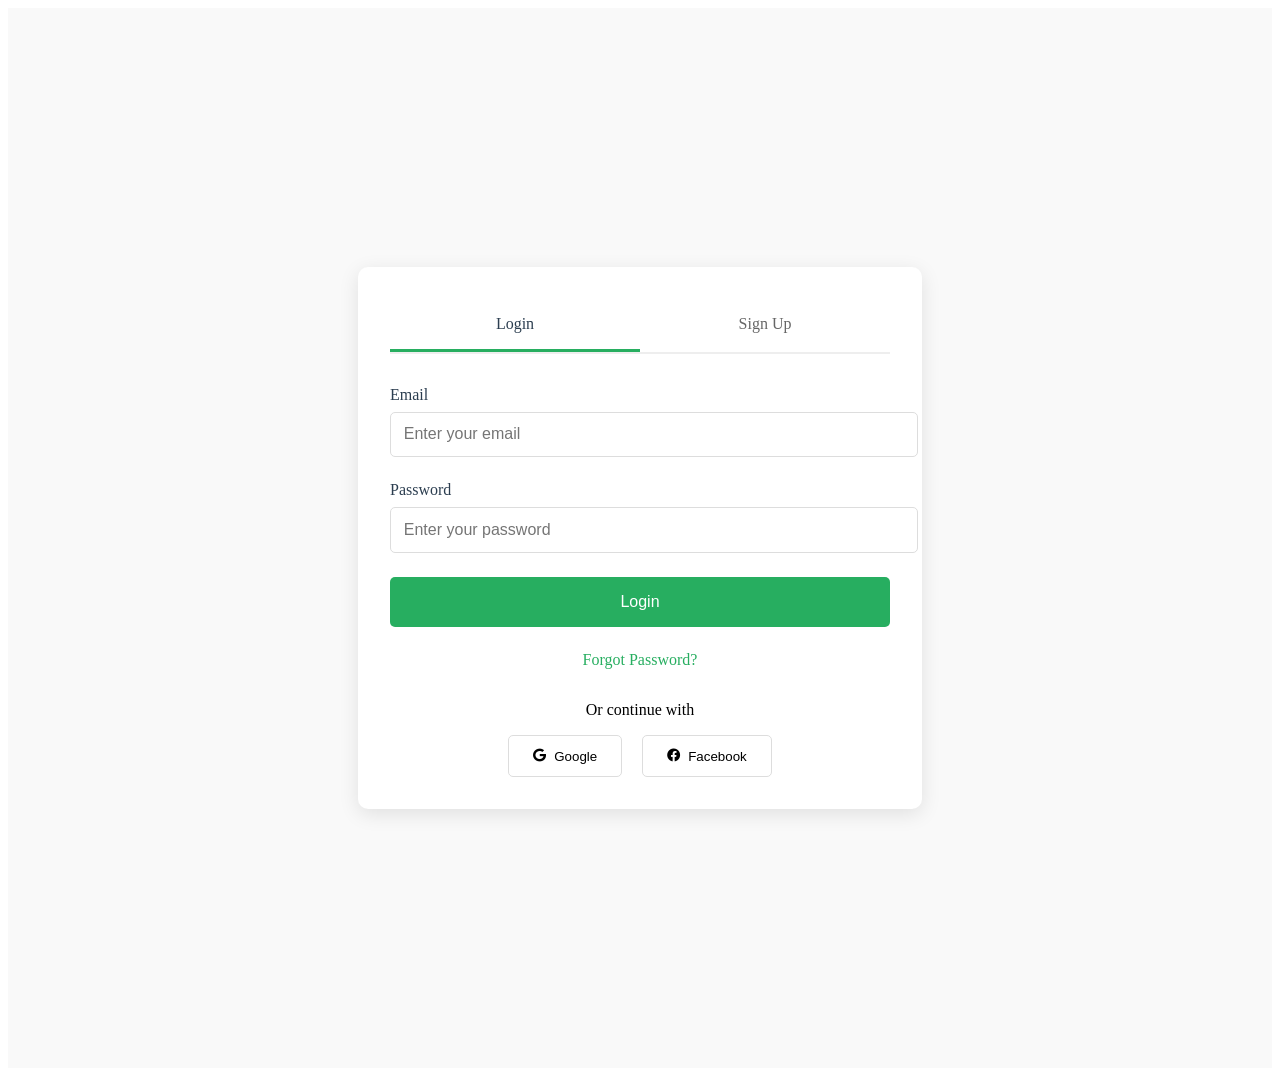
<file: signup-login.html>
<!DOCTYPE html>
<html lang="en">
<head>
    <meta charset="UTF-8">
    <meta name="viewport" content="width=device-width, initial-scale=1.0">
    <title>ReuniteHub | Lost & Found Community</title>
    <link rel="stylesheet" href="https://cdnjs.cloudflare.com/ajax/libs/font-awesome/6.0.0/css/all.min.css">
<!-- Add this Login/Signup Section before the footer -->
<section class="auth-section" id="auth">
    <div class="auth-container">
        <div class="auth-tabs">
            <div class="auth-tab active" onclick="showForm('login')">Login</div>
            <div class="auth-tab" onclick="showForm('signup')">Sign Up</div>
        </div>

        <!-- Login Form -->
        <form class="auth-form active" id="loginForm">
            <div class="form-group">
                <label>Email</label>
                <input type="email" class="form-control" placeholder="Enter your email" required>
            </div>
            <div class="form-group">
                <label>Password</label>
                <input type="password" class="form-control" placeholder="Enter your password" required>
            </div>
            <button type="submit" class="auth-btn">Login</button>
            <div class="auth-links">
                <a href="#forgot-password">Forgot Password?</a>
            </div>
            <div class="social-auth">
                <p>Or continue with</p>
                <button type="button" class="social-btn">
                    <i class="fab fa-google"></i> Google
                </button>
                <button type="button" class="social-btn">
                    <i class="fab fa-facebook"></i> Facebook
                </button>
            </div>
        </form>

        <!-- Signup Form -->
        <form class="auth-form" id="signupForm">
            <div class="form-group">
                <label>Full Name</label>
                <input type="text" class="form-control" placeholder="Enter your full name" required>
            </div>
            <div class="form-group">
                <label>Email</label>
                <input type="email" class="form-control" placeholder="Enter your email" required>
            </div>
            <div class="form-group">
                <label>Password</label>
                <input type="password" class="form-control" placeholder="Create a password" required>
            </div>
            <div class="form-group">
                <label>Confirm Password</label>
                <input type="password" class="form-control" placeholder="Confirm password" required>
            </div>
            <button type="submit" class="auth-btn">Create Account</button>
            <div class="auth-links">
                Already have an account? <a href="#login" onclick="showForm('login')">Login here</a>
            </div>
        </form>
    </div>
</section>
<!-- Add this JavaScript before closing body tag -->
<script>
    function showForm(formType) {
        const loginForm = document.getElementById('loginForm');
        const signupForm = document.getElementById('signupForm');
        const tabs = document.querySelectorAll('.auth-tab');

        tabs.forEach(tab => tab.classList.remove('active'));
        loginForm.classList.remove('active');
        signupForm.classList.remove('active');

        if(formType === 'login') {
            document.querySelector(`.auth-tab:nth-child(1)`).classList.add('active');
            loginForm.classList.add('active');
        } else {
            document.querySelector(`.auth-tab:nth-child(2)`).classList.add('active');
            signupForm.classList.add('active');
        }
    }
</script>
<style>
    /* Auth Section */
    .auth-section {
        padding: 5rem 5%;
        background: #f9f9f9;
        min-height: 100vh;
        display: flex;
        align-items: center;
        justify-content: center;
    }

    .auth-container {
        background: white;
        max-width: 500px;
        width: 100%;
        padding: 2rem;
        border-radius: 10px;
        box-shadow: 0 5px 20px rgba(0,0,0,0.1);
    }

    .auth-tabs {
        display: flex;
        margin-bottom: 2rem;
        border-bottom: 2px solid #eee;
    }

    .auth-tab {
        flex: 1;
        padding: 1rem;
        text-align: center;
        cursor: pointer;
        color: #666;
        font-weight: 500;
        transition: all 0.3s ease;
    }

    .auth-tab.active {
        color: #2c3e50;
        border-bottom: 3px solid #27ae60;
    }

    .auth-form {
        display: none;
    }

    .auth-form.active {
        display: block;
    }

    .form-group {
        margin-bottom: 1.5rem;
    }

    .form-group label {
        display: block;
        margin-bottom: 0.5rem;
        color: #2c3e50;
    }

    .form-control {
        width: 100%;
        padding: 0.8rem;
        border: 1px solid #ddd;
        border-radius: 5px;
        font-size: 1rem;
    }

    .form-control:focus {
        outline: none;
        border-color: #27ae60;
        box-shadow: 0 0 0 3px rgba(39, 174, 96, 0.1);
    }

    .auth-btn {
        width: 100%;
        padding: 1rem;
        background: #27ae60;
        color: white;
        border: none;
        border-radius: 5px;
        font-size: 1rem;
        cursor: pointer;
        transition: background 0.3s ease;
    }

    .auth-btn:hover {
        background: #219a52;
    }

    .auth-links {
        text-align: center;
        margin-top: 1.5rem;
    }

    .auth-links a {
        color: #27ae60;
        text-decoration: none;
        font-weight: 500;
    }

    .social-auth {
        margin-top: 2rem;
        text-align: center;
    }

    .social-btn {
        display: inline-flex;
        align-items: center;
        padding: 0.8rem 1.5rem;
        margin: 0 0.5rem;
        border: 1px solid #ddd;
        border-radius: 5px;
        background: white;
        cursor: pointer;
        transition: all 0.3s ease;
    }

    .social-btn i {
        margin-right: 0.5rem;
    }
</style>
</file>
<file: style.css>
* {
    margin: 0;
    padding: 0;
    box-sizing: border-box;
    font-family: 'Segoe UI', Tahoma, Geneva, Verdana, sans-serif;
}

/* Navigation */
.navbar {
    background: #ffffff;
    padding: 1rem 5%;
    box-shadow: 0 2px 10px rgba(0,0,0,0.1);
    display: flex;
    justify-content: space-between;
    align-items: center;
    position: sticky;
    top: 0;
    z-index: 100;
}

.logo {
    font-size: 1.8rem;
    font-weight: bold;
    color: #2c3e50;
    text-decoration: none;
}

.logo span {
    color: #27ae60;
}

.nav-links a {
    margin-left: 2rem;
    text-decoration: none;
    color: #2c3e50;
    font-weight: 500;
    transition: all 0.3s ease;
}

.nav-links a:hover {
    color: #27ae60;
}

/* Hero Section */
.hero {
    background: linear-gradient(rgba(44, 62, 80, 0.9), rgba(44, 62, 80, 0.9)),
                url('https://images.unsplash.com/photo-1589998059171-988d887df646?ixlib=rb-1.2.1&auto=format&fit=crop&w=1355&q=80');
    background-size: cover;
    background-position: center;
    color: white;
    padding: 8rem 5%;
    text-align: center;
}

.hero h1 {
    font-size: 3.5rem;
    margin-bottom: 1.5rem;
}

.search-bar {
    max-width: 600px;
    margin: 2rem auto;
    display: flex;
}

.search-input {
    flex: 1;
    padding: 1rem;
    border: none;
    border-radius: 5px 0 0 5px;
    font-size: 1rem;
}

.search-btn {
    padding: 1rem 2rem;
    background: #27ae60;
    border: none;
    color: white;
    border-radius: 0 5px 5px 0;
    cursor: pointer;
    font-size: 1rem;
    transition: all 0.3s ease;
}

.search-btn:hover {
    background: #2ecc71;
}

/* How It Works */
.steps {
    padding: 5rem 5%;
    background: #f9f9f9;
}

.section-title {
    text-align: center;
    margin-bottom: 3rem;
}

.section-title h2 {
    font-size: 2.5rem;
    color: #2c3e50;
    position: relative;
    display: inline-block;
}

.section-title h2::after {
    content: '';
    position: absolute;
    width: 50%;
    height: 3px;
    background: #27ae60;
    bottom: -10px;
    left: 25%;
}

.steps-grid {
    display: grid;
    grid-template-columns: repeat(auto-fit, minmax(250px, 1fr));
    gap: 2rem;
    margin-top: 3rem;
}

.step-card {
    background: white;
    padding: 2rem;
    border-radius: 10px;
    text-align: center;
    box-shadow: 0 3px 10px rgba(0,0,0,0.1);
    transition: all 0.3s ease;
}

.step-card:hover {
    transform: translateY(-5px);
    box-shadow: 0 5px 15px rgba(0,0,0,0.2);
}

.step-icon {
    font-size: 2.5rem;
    color: #27ae60;
    margin-bottom: 1rem;
}

/* Recent Items */
.recent-items {
    padding: 5rem 5%;
}

.items-grid {
    display: grid;
    grid-template-columns: repeat(auto-fit, minmax(250px, 1fr));
    gap: 2rem;
    margin-top: 2rem;
}

.item-card {
    border-radius: 10px;
    overflow: hidden;
    box-shadow: 0 3px 10px rgba(0,0,0,0.1);
    transition: all 0.3s ease;
    background: white;
}

.item-card:hover {
    transform: translateY(-5px);
    box-shadow: 0 5px 15px rgba(0,0,0,0.2);
}

.item-image {
    height: 200px;
    background: #ddd;
    background-size: cover;
    background-position: center;
}

.item-info {
    padding: 1.5rem;
}

.item-info h4 {
    font-size: 1.2rem;
    margin-bottom: 0.5rem;
    color: #2c3e50;
}

.item-info p {
    color: #7f8c8d;
    margin-bottom: 1rem;
}

.item-info .item-status {
    display: inline-block;
    padding: 0.3rem 0.8rem;
    border-radius: 20px;
    font-size: 0.8rem;
    font-weight: 500;
}

.item-status.lost {
    background: #ffeaa7;
    color: #e17055;
}

.item-status.found {
    background: #a5dfdc;
    color: #27ae60;
}

.view-btn {
    display: inline-block;
    margin-top: 1rem;
    padding: 0.5rem 1rem;
    background: #27ae60;
    color: white;
    border: none;
    border-radius: 5px;
    text-decoration: none;
    font-size: 0.9rem;
    transition: all 0.3s ease;
}

.view-btn:hover {
    background: #2ecc71;
}

/* Modal */
.modal {
    display: none;
    position: fixed;
    top: 0;
    left: 0;
    width: 100%;
    height: 100%;
    background: rgba(0,0,0,0.5);
    z-index: 1000;
    justify-content: center;
    align-items: center;
}

.modal-content {
    background: white;
    padding: 2rem;
    border-radius: 10px;
    width: 90%;
    max-width: 600px;
    max-height: 80vh;
    overflow-y: auto;
    position: relative;
}

.close-btn {
    position: absolute;
    top: 1rem;
    right: 1rem;
    font-size: 1.5rem;
    cursor: pointer;
    color: #7f8c8d;
}

.close-btn:hover {
    color: #2c3e50;
}

.form-group {
    margin-bottom: 1.5rem;
}

.form-group label {
    display: block;
    margin-bottom: 0.5rem;
    font-weight: 500;
    color: #2c3e50;
}

.form-group input,
.form-group select,
.form-group textarea {
    width: 100%;
    padding: 0.8rem;
    border: 1px solid #ddd;
    border-radius: 5px;
    font-size: 1rem;
}

.form-group textarea {
    height: 100px;
    resize: vertical;
}

/* Image Upload Styles */
.image-upload-container {
    border: 2px dashed #ddd;
    border-radius: 10px;
    padding: 2rem;
    text-align: center;
    cursor: pointer;
    transition: all 0.3s ease;
    background: #fafafa;
}

.image-upload-container:hover {
    border-color: #27ae60;
    background: #f0f9f4;
}

.image-upload-container.has-image {
    border-style: solid;
    border-color: #27ae60;
    padding: 0;
}

.image-upload-input {
    display: none;
}

.upload-icon {
    font-size: 3rem;
    color: #27ae60;
    margin-bottom: 1rem;
}

.upload-text {
    color: #7f8c8d;
    font-size: 0.9rem;
}

.upload-preview {
    max-width: 100%;
    max-height: 300px;
    border-radius: 8px;
    display: none;
}

.upload-preview.show {
    display: block;
}

.change-image-btn {
    margin-top: 1rem;
    padding: 0.5rem 1rem;
    background: #e74c3c;
    color: white;
    border: none;
    border-radius: 5px;
    cursor: pointer;
    font-size: 0.9rem;
    display: none;
}

.change-image-btn.show {
    display: inline-block;
}

.change-image-btn:hover {
    background: #c0392b;
}

.submit-btn {
    background: #27ae60;
    color: white;
    border: none;
    padding: 1rem 2rem;
    border-radius: 5px;
    font-size: 1rem;
    cursor: pointer;
    transition: all 0.3s ease;
    width: 100%;
}

.submit-btn:hover {
    background: #2ecc71;
}

/* Tabs */
.tabs {
    display: flex;
    margin-bottom: 1.5rem;
    border-bottom: 1px solid #ddd;
}

.tab-btn {
    padding: 0.8rem 1.5rem;
    background: none;
    border: none;
    cursor: pointer;
    font-size: 1rem;
    color: #7f8c8d;
    position: relative;
}

.tab-btn.active {
    color: #27ae60;
    font-weight: 500;
}

.tab-btn.active::after {
    content: '';
    position: absolute;
    bottom: -1px;
    left: 0;
    width: 100%;
    height: 2px;
    background: #27ae60;
}

.tab-content {
    display: none;
}

.tab-content.active {
    display: block;
}

/* Search Results */
.search-results {
    padding: 5rem 5%;
}

.no-results {
    text-align: center;
    padding: 2rem;
    color: #7f8c8d;
}

/* Footer */
footer {
    background: #2c3e50;
    color: white;
    padding: 3rem 5%;
    margin-top: 5rem;
}

.footer-content {
    display: grid;
    grid-template-columns: repeat(auto-fit, minmax(200px, 1fr));
    gap: 2rem;
}

.footer-column h4 {
    font-size: 1.2rem;
    margin-bottom: 1.5rem;
    position: relative;
}

.footer-column h4::after {
    content: '';
    position: absolute;
    width: 50px;
    height: 3px;
    background: #27ae60;
    bottom: -8px;
    left: 0;
}

.footer-column p {
    margin-bottom: 1rem;
    line-height: 1.6;
}

.footer-links {
    list-style: none;
}

.footer-links li {
    margin-bottom: 0.8rem;
}

.footer-links a {
    color: #bdc3c7;
    text-decoration: none;
    transition: all 0.3s ease;
}

.footer-links a:hover {
    color: #27ae60;
    padding-left: 5px;
}

.copyright {
    text-align: center;
    margin-top: 3rem;
    padding-top: 2rem;
    border-top: 1px solid rgba(255,255,255,0.1);
    color: #bdc3c7;
}

@media (max-width: 768px) {
    .nav-links {
        display: none;
    }
    
    .hero h1 {
        font-size: 2.5rem;
    }

    .section-title h2 {
        font-size: 2rem;
    }
}
</file>
